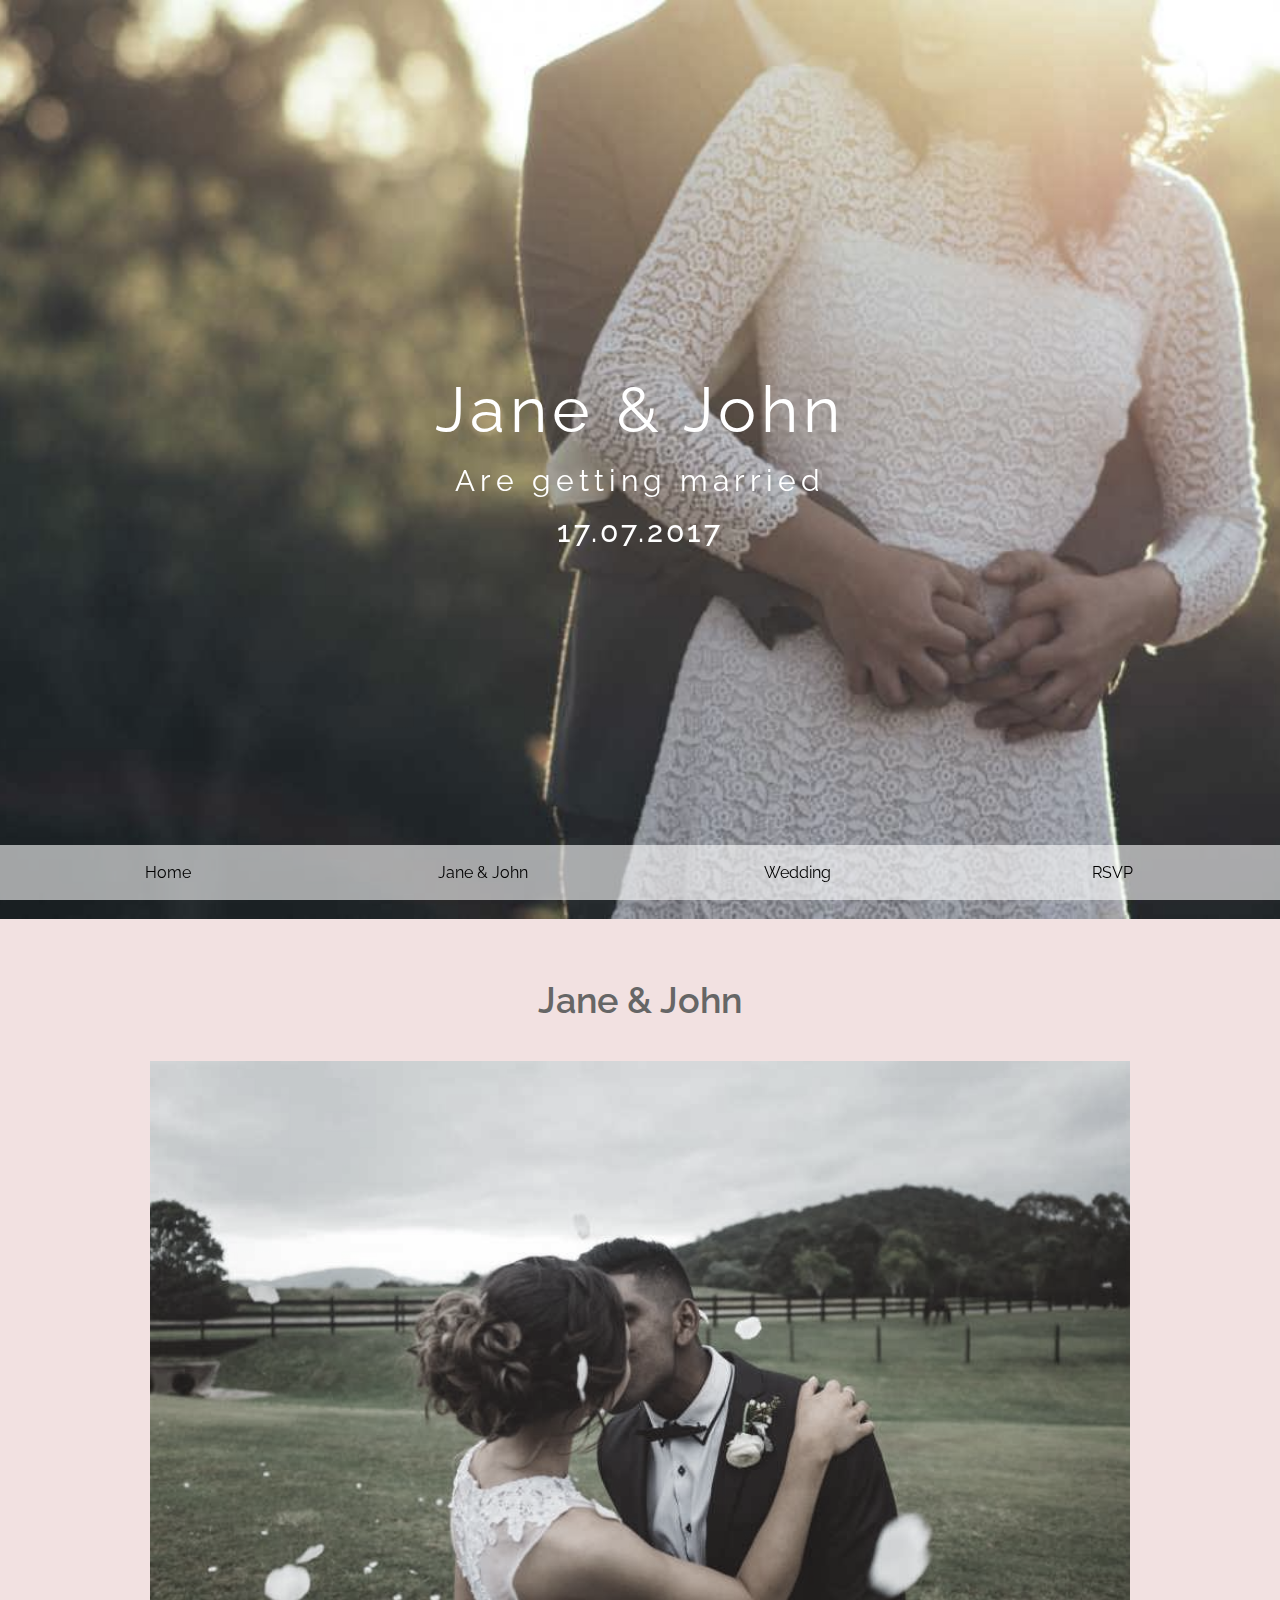
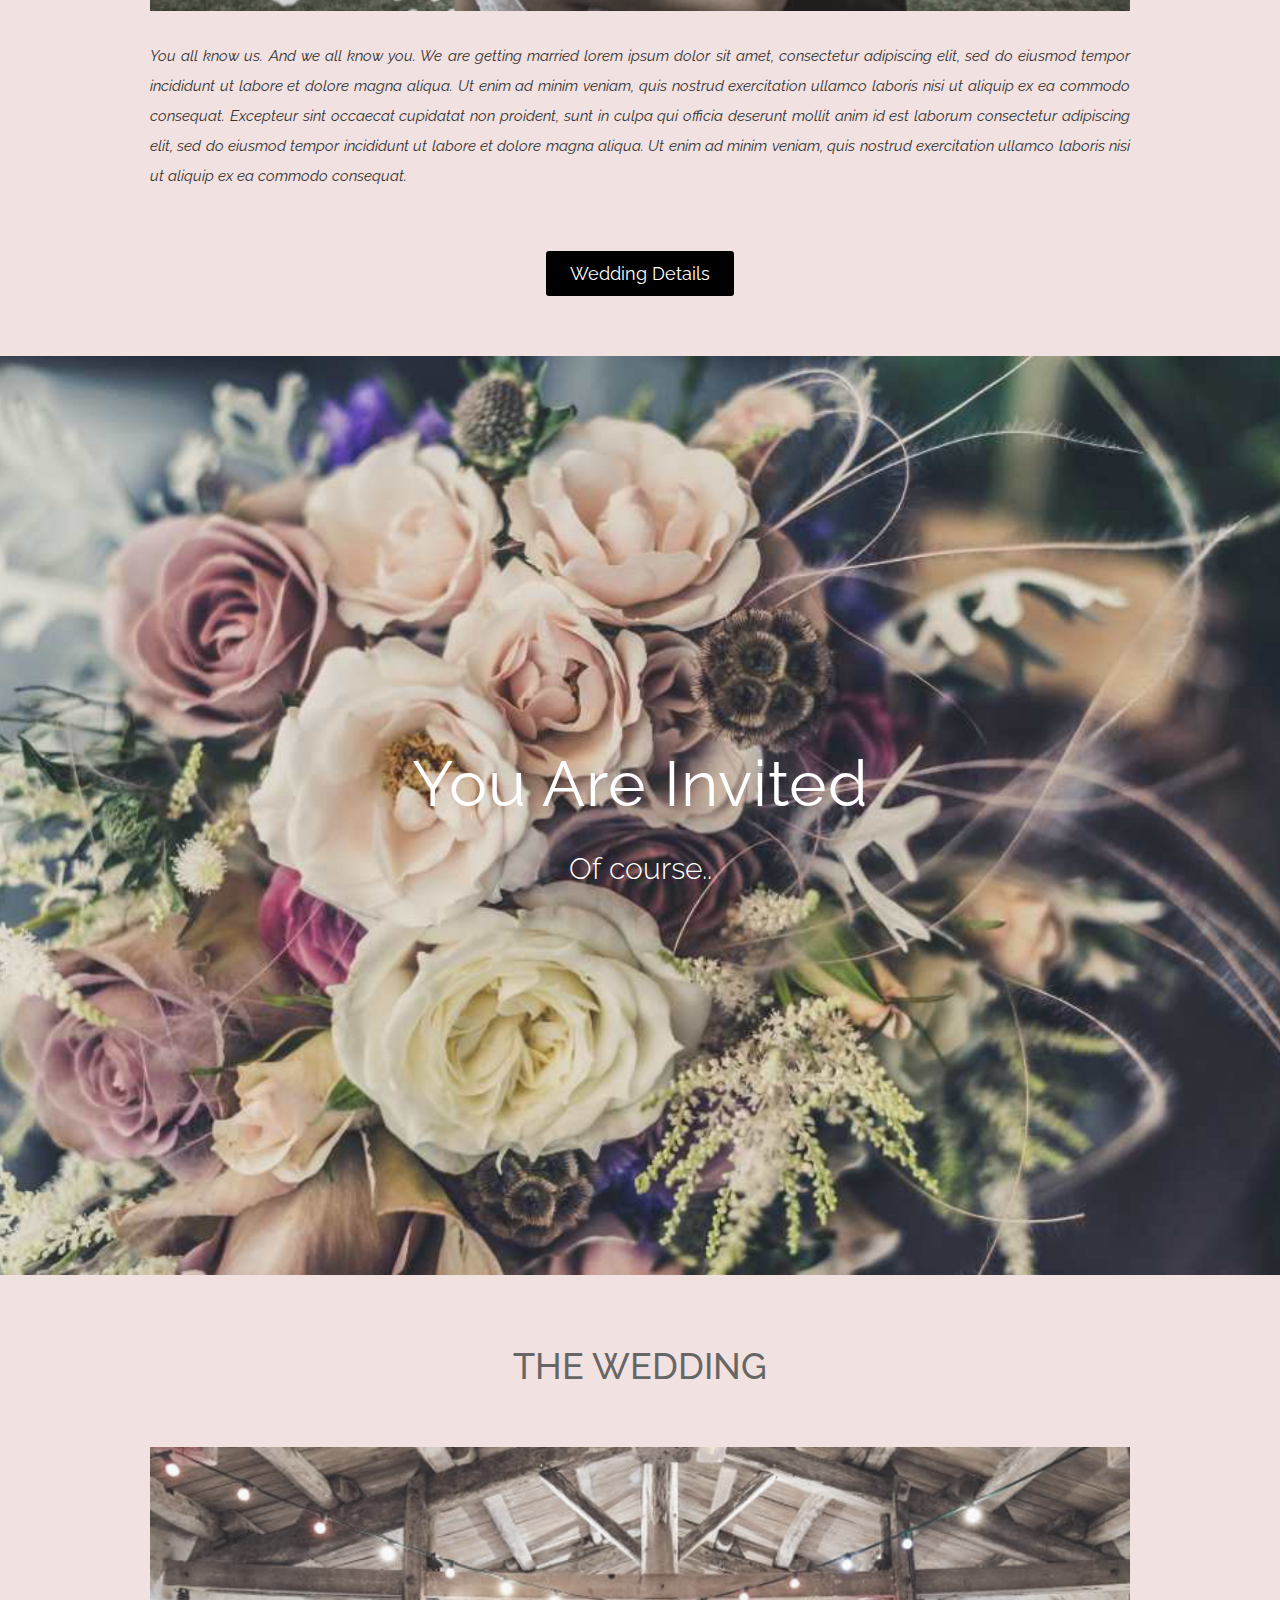
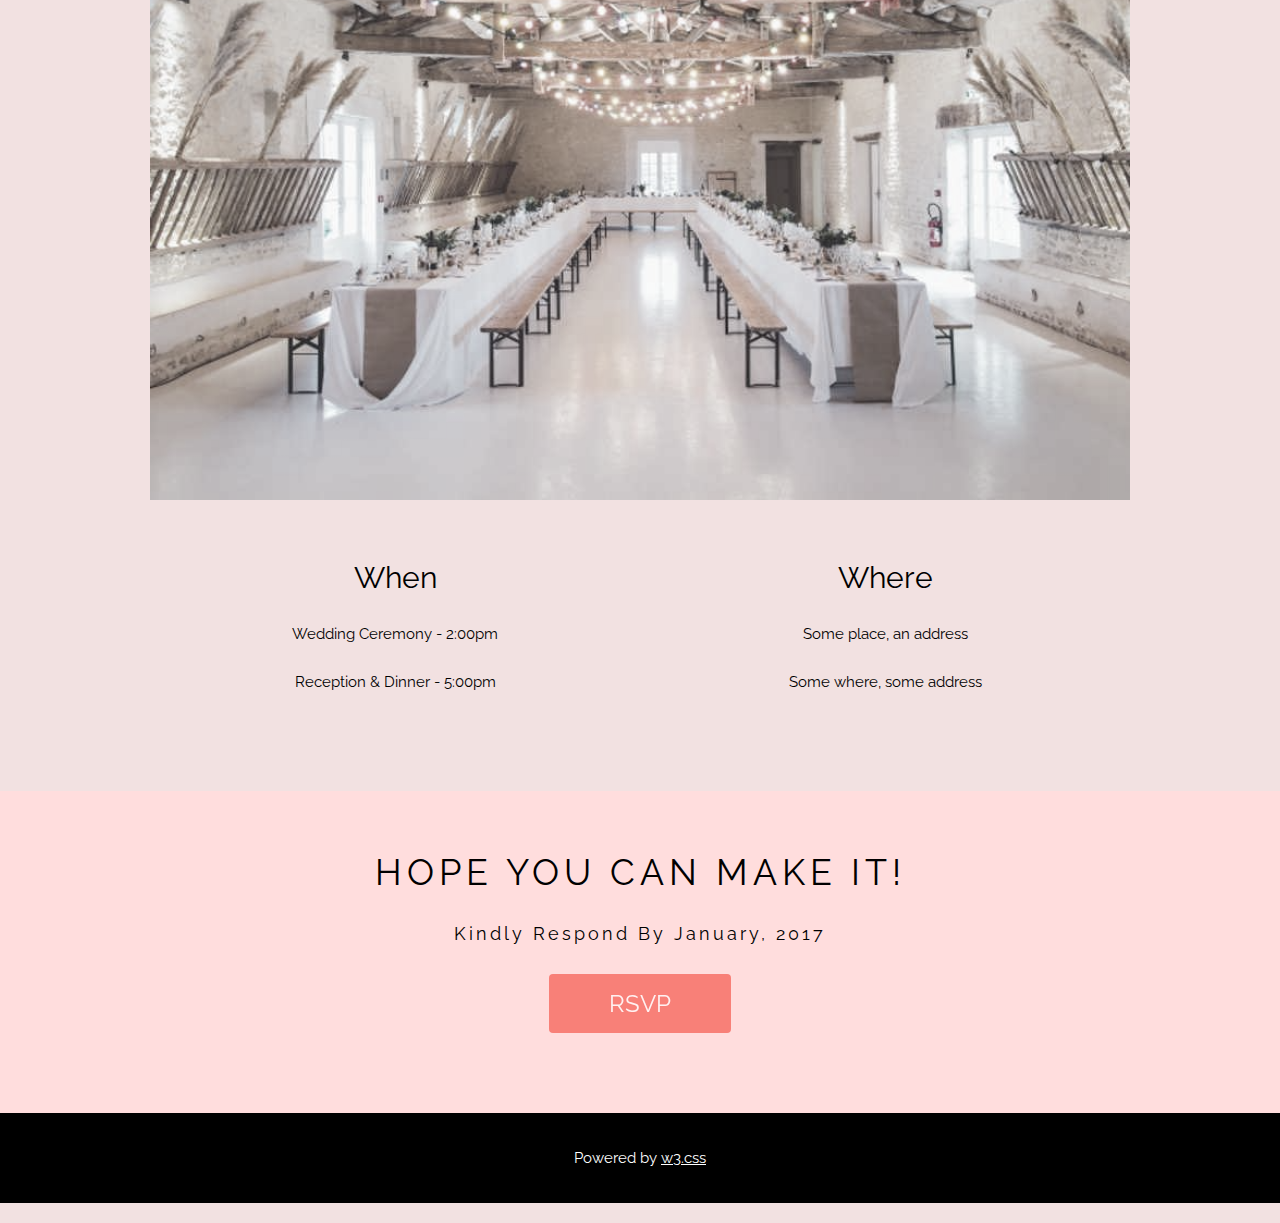
<file: Clone_Coding_04/index.html>
<!DOCTYPE html>
<html lang="en">
<head>
    <meta charset="UTF-8">
    <meta name="viewport" content="width=device-width, initial-scale=1.0">
    <title>Document</title>
    <link rel="stylesheet" href="index.css">
</head>
<body>
    <nav id="nav">
        <ul>
            <li>
                <a href="#none">Home</a>
            </li>
            <li>
                <a href="#none">Jane & John</a>
            </li>
            <li>
                <a href="#none">Wedding</a>
            </li>
            <li>
                <a href="#none">RSVP</a>
            </li>
            
        </ul>
    </nav>
    <div id="main01">
        <div class="textBox">
            <h1>Jane & John</h1>
            <p>Are getting married</p>
            <h2>17.07.2017</h2>
        </div>
    </div>
    <div id="main02">
        <h1>Jane & John</h1>
        <div class="bg"></div>
        <p>
            You all know us. And we all know you. We are getting married lorem ipsum dolor sit amet, consectetur adipiscing elit, sed do eiusmod tempor incididunt ut labore et dolore magna aliqua. Ut enim ad minim veniam, quis nostrud exercitation ullamco laboris nisi ut aliquip ex ea commodo consequat. Excepteur sint occaecat cupidatat non proident, sunt in culpa qui officia deserunt mollit anim id est laborum consectetur adipiscing elit, sed do eiusmod tempor incididunt ut labore et dolore magna aliqua. Ut enim ad minim veniam, quis nostrud exercitation ullamco laboris nisi ut aliquip ex ea commodo consequat.
        </p>
        <a href="#none">Wedding Details</a>
    </div>
    <div id="main03">
        <div class="textBox">
            <h1>
                You Are Invited
            </h1>
            <p>Of course..</p>
        </div>
    </div>
    <div id="main04">
        <h1>THE WEDDING</h1>
        <div class="bg"></div>
        <div class="cld">
            <div class="leftBox">
                <h2>When</h2>
                <p>Wedding Ceremony - 2:00pm</p>
                <p>Reception & Dinner - 5:00pm</p>
            </div>
            <div class="rightBox">
                <h2>Where</h2>
                <p>Some place, an address</p>
                <p>Some where, some address</p>
            </div>
        </div>
    </div>
    <div id="main05">
        <h2>HOPE YOU CAN MAKE IT!</h2>
        <p>Kindly Respond By January, 2017</p>
        <a href="#none">RSVP</a>
    </div>
    <div id="main06">
        <p>Powered by <a href="#none">w3.css</a></p>
    </div>
</body>
</html>
</file>
<file: Clone_Coding_04/index.css>
@import url('https://fonts.googleapis.com/css2?family=Raleway:ital,wght@0,100..900;1,100..900&display=swap');
body {
    background: #f2e1e1;
    font-family: "Raleway", sans-serif;
    overflow-X: hidden;
}
* {
    margin: 0;
    padding: 0;
    box-sizing: border-box;
    color: #000;
}
ul,ol,li {
    list-style: none;
}
a {
    color: #000;
    text-decoration: none;
    display: inline-block;
}

/* 네비게이션 */
#nav {
    width: 100%;
    position: fixed;
    bottom: 0;
    background: rgba(255,255,255,.6);
    z-index: 999;
}
#nav:hover {
    background: rgba(255,255,255,1);
}
#nav ul {
    display: grid;
    grid-template-columns: repeat(4,1fr);
    text-align: center;
    padding: 10px;
    position: relative;
}

#nav ul li a {
    width: 100%;
    padding: 8px;
    align-content: center;
}
#nav ul li a:hover {
    background: #ccc;
}

/* 메인01 */
#main01 {
    background: url(./img01.jpg) no-repeat center center/cover;
    height: 919px;
    filter: grayscale(40%);
}
#main01 .textBox {
    position: absolute;
    z-index: 1;
    left: 50%;
    top: 50%;
    transform: translate(-50%,-50%);
    text-align: center;
}
#main01 .textBox * {
    color: #fff;
    padding: 8px 0;
    letter-spacing: 5px;
}
#main01 .textBox h1 {
    font-weight: 400;
    font-size: 64px;
}
#main01 .textBox p {
    font-weight: 400;
    font-size: 30px;
}
#main01 .textBox h2 {
    font-weight: 500;
    font-size: 30px;
    letter-spacing: 3px;
}

/* 메인02 */
#main02 {
    width: 980px;
    margin: 0 auto;
    padding: 60px 0;
    text-align: center;
}
#main02 h1 {
    color: #666;
    font-weight: 600;
    text-align: center;
    padding-bottom: 40px;
    font-size: 36px;
}
#main02 .bg {
    height: 550px;
    background: url(./img02.jpg) no-repeat center center/cover;
    margin-bottom: 30px;
    filter: grayscale(70%);
}
#main02 p {
    font-style: italic;
    color: #333;
    font-size: 15px;
    line-height: 30px;
    text-align: justify;
    margin-bottom: 60px;
    font-weight: 400;
}
#main02 a {
    background: #000;
    color: #fff;
    padding: 12px 24px;
    font-size: 18px;
    border-radius: 3px;
    margin: 0 auto;
}
#main02 a:hover {
    background: #ccc;
    color: #000;
}

/* 메인03 */
#main03 {
    height: 919px;
    background: url(./flowers.jpg) no-repeat center center/cover;
    position: relative;
}
#main03 .textBox {
    position: absolute;
    z-index: 1;
    left: 50%;
    top: 50%;
    transform: translate(-50%,-50%);
    text-align: center;
}
#main03 .textBox * {
    color: #fff;
    padding: 15px 0;
    
}
#main03 .textBox h1 {
    font-size: 64px;
    font-weight: 400;
    letter-spacing: 1px;
}
#main03 .textBox p {
    font-size: 30px;
    font-weight: 300;
}

/* 메인04 */
#main04 {
    width: 980px;
    margin: 0 auto;
    padding: 70px 0;
    text-align: center;
}
#main04 h1 {
    color: #666;
    font-weight: 500;
    text-align: center;
    padding-bottom: 60px;
    font-size: 36px;
}
#main04 .bg {
    height: 653px;
    background: url(wedding_location.jpg) no-repeat center center/cover;
    margin-bottom: 60px;
    filter: grayscale(70%);
}
#main04 .cld {
    display: grid;
    grid-template-columns: 1fr 1fr;

}
#main04 .cld h2 {
    font-size: 30px;
    font-weight: 400;
    margin-bottom: 30px;
}
#main04 p {
    color: #000;
    font-size: 15px;
    text-align: center;
    margin-bottom: 30px;
}

/* 메인05 */
#main05 {
    background: #ffdddd;
    text-align: center;
    padding: 60px;
}
#main05 h2 {
    font-size: 36px;
    font-weight: 400;
    margin-bottom: 30px;
    letter-spacing: 5px;
}
#main05 p {
    font-size: 18px;
    font-weight: 400;
    letter-spacing: 3px;
    margin-bottom: 30px;
}
#main05 a {
    padding: 15px 60px;
    background: #f44336;
    opacity: .6;
    color: #fff;
    font-size: 24px;
    font-weight: 400;
    border-radius: 4px;
    margin-bottom: 20px;
}
#main05 a:hover {
    background: #ccc;
    color: #000;
    opacity: 1;
}

/* 메인06 */
#main06 {
    padding: 36px 0;
    text-align: center;
    background: #000;
    color: #fff;
    margin-bottom: 20px;
}
#main06 p {
    color: #fff;
    font-size: 15px;
}
#main06 a {
    color: #fff;
    font-size: 15px;
    text-decoration: underline;
    
}
#main06 a:hover {
    color: #4caf50;
}
</file>
